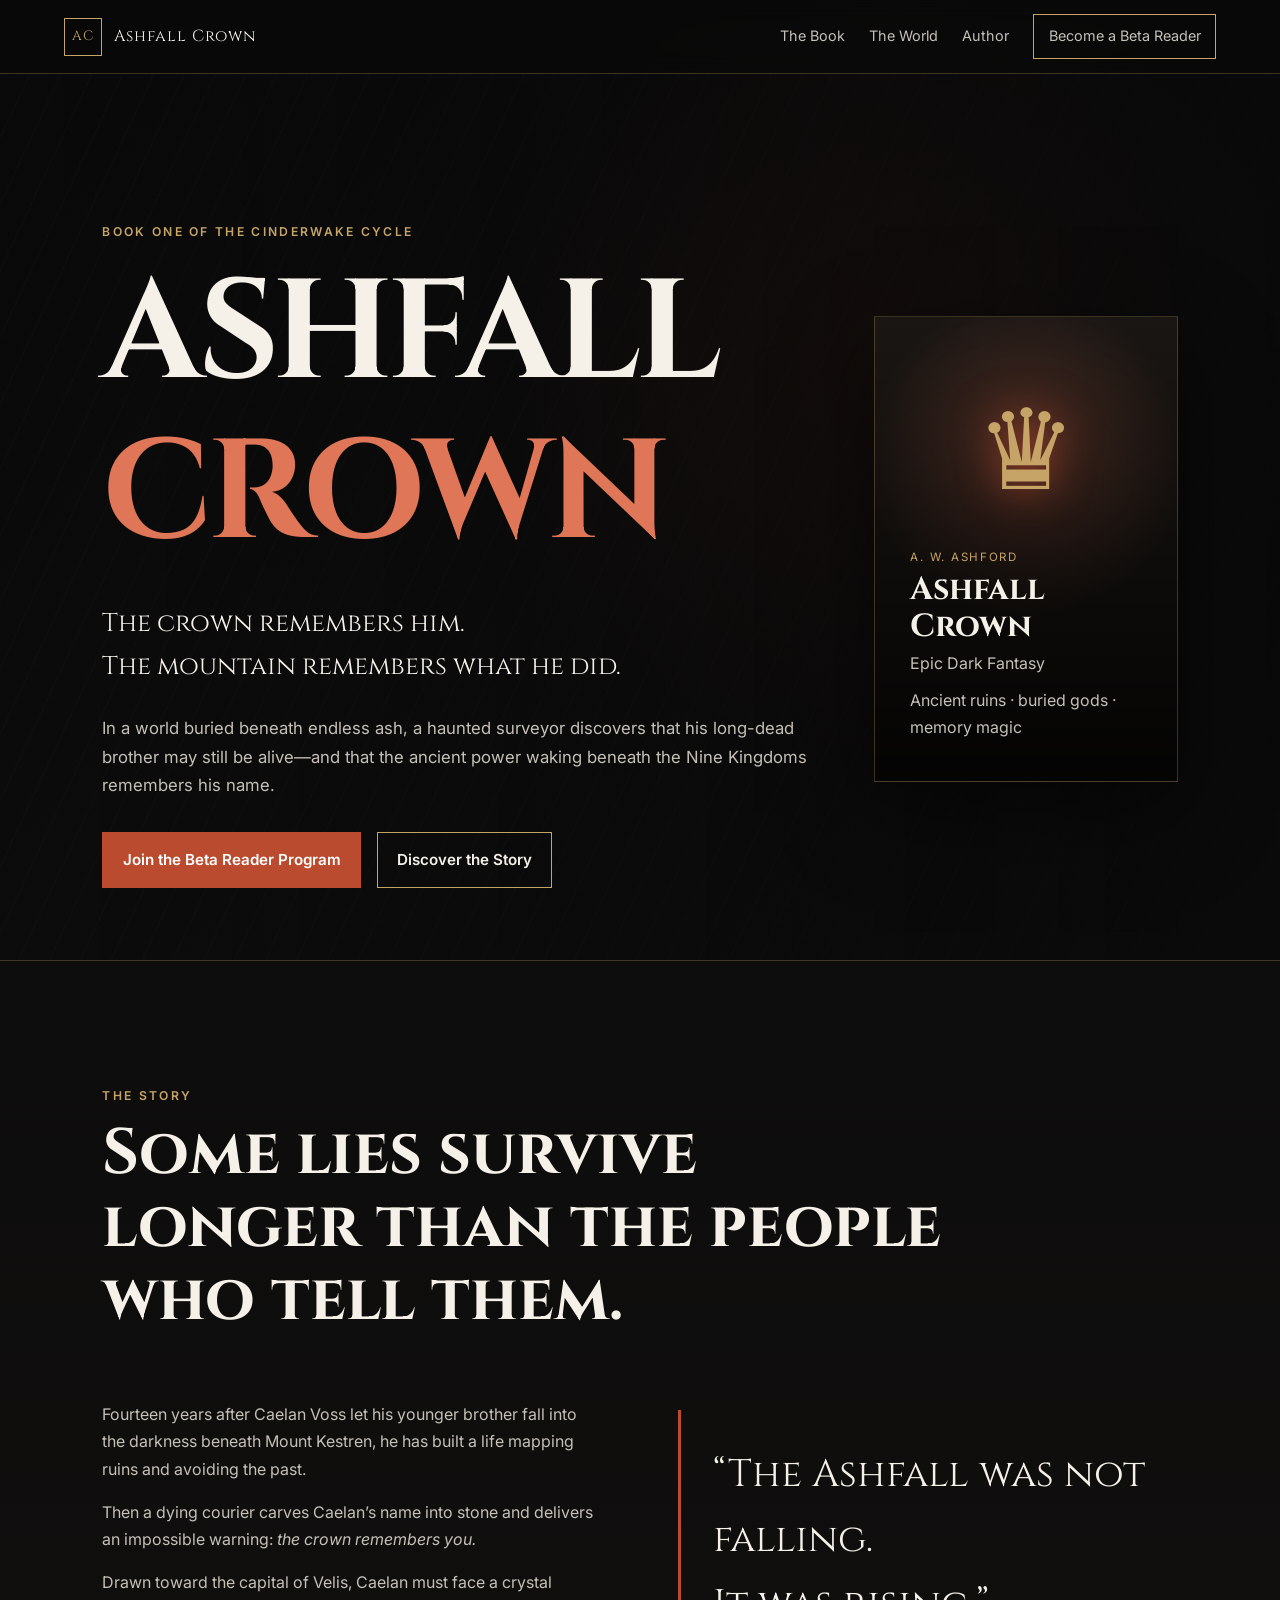
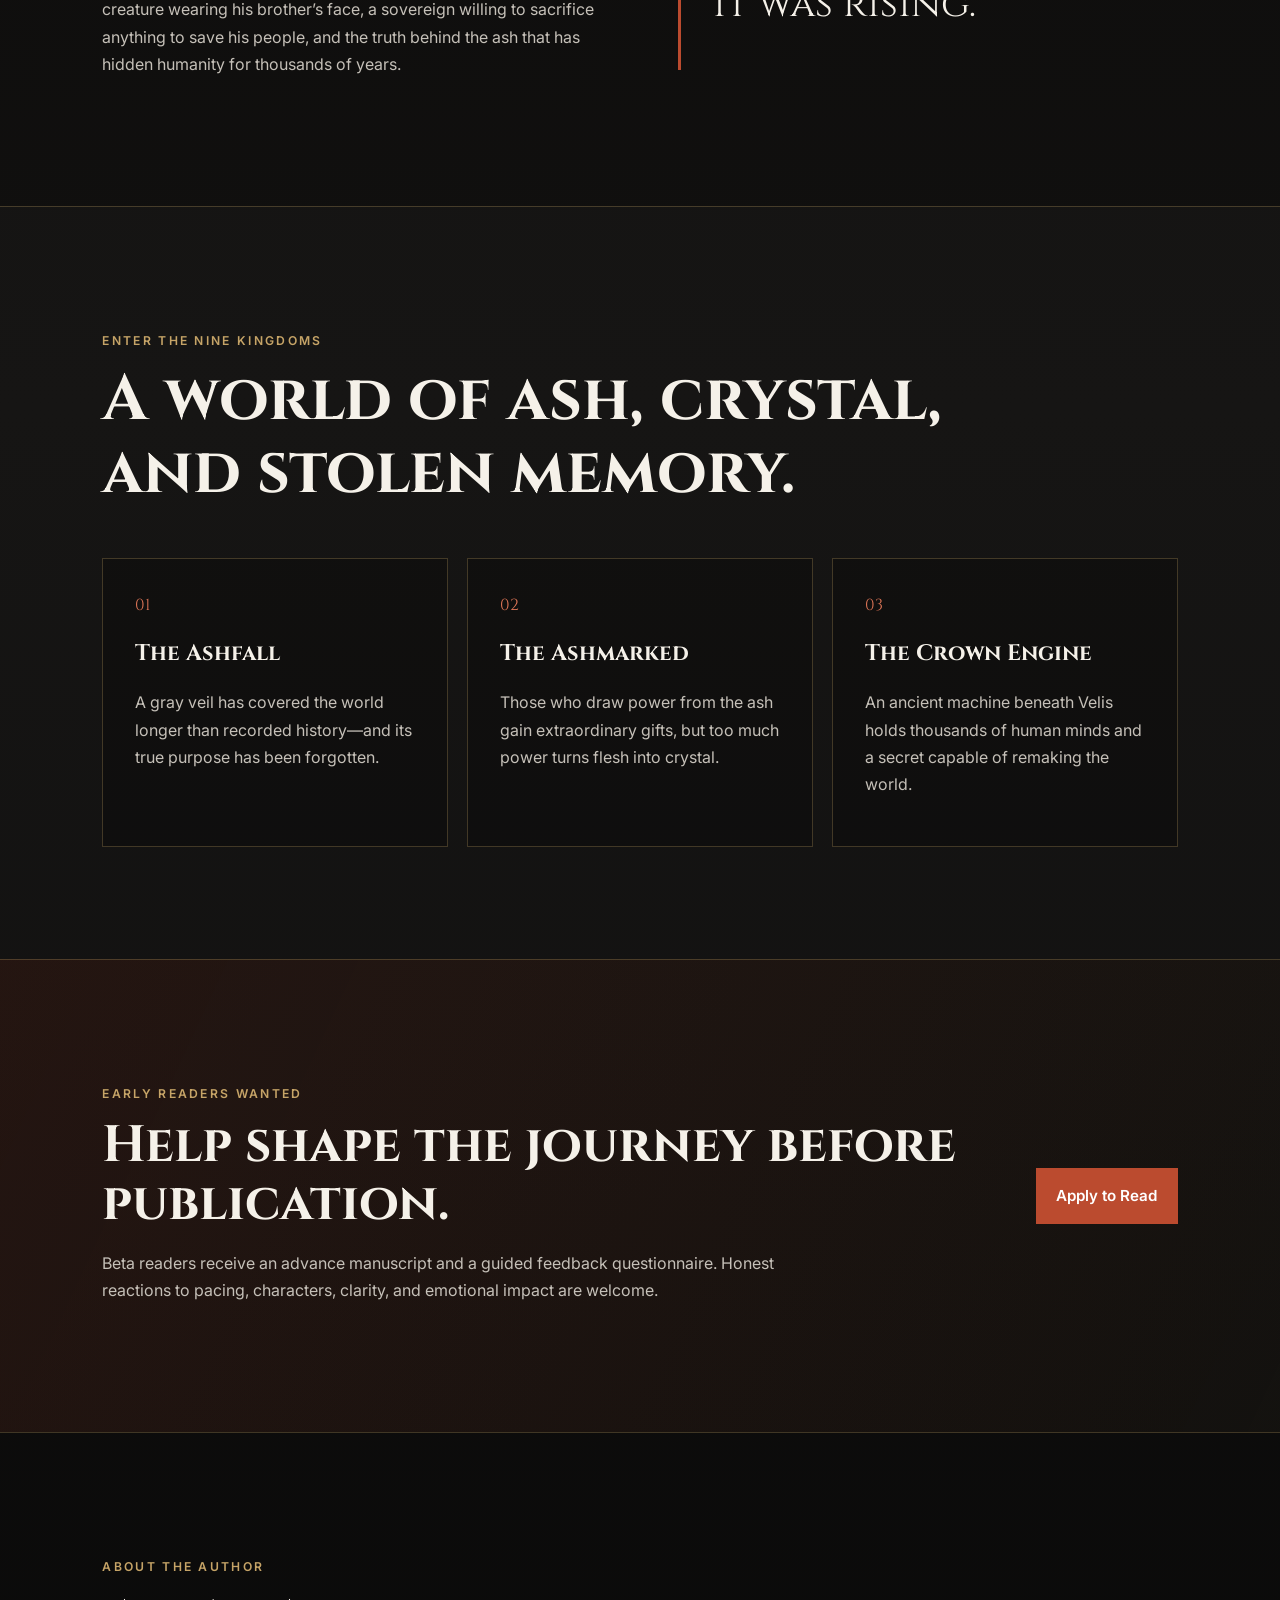
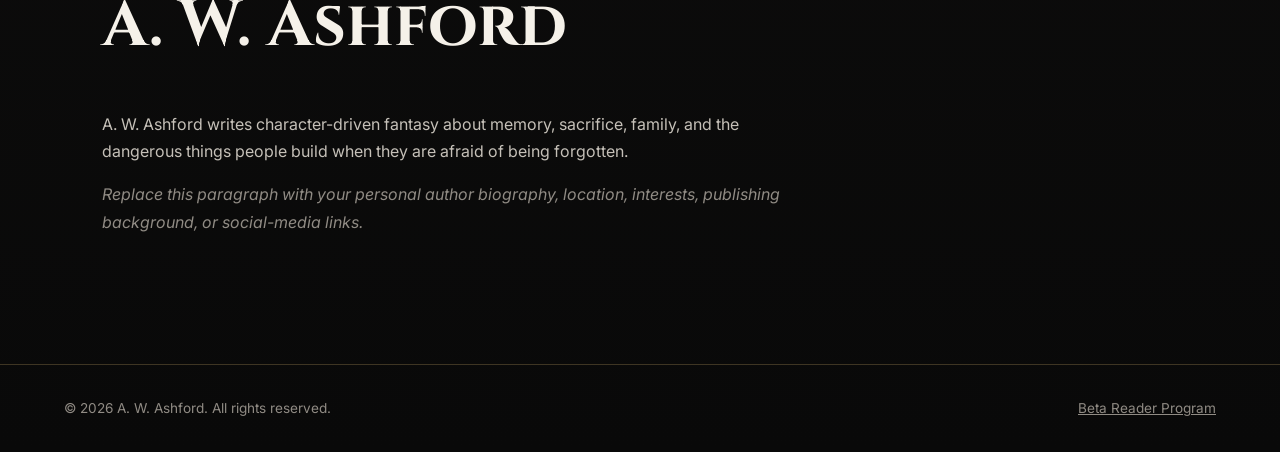
<file: index.html>
<!DOCTYPE html>
<html lang="en">
<head>
  <meta charset="UTF-8">
  <meta name="viewport" content="width=device-width, initial-scale=1.0">
  <meta name="description" content="Official website for Ashfall Crown, Book One of the Cinderwake Cycle by A. W. Ashford.">
  <title>Ashfall Crown | A. W. Ashford</title>
  <link rel="preconnect" href="https://fonts.googleapis.com">
  <link rel="preconnect" href="https://fonts.gstatic.com" crossorigin>
  <link href="https://fonts.googleapis.com/css2?family=Cinzel:wght@500;600;700&family=Inter:wght@400;500;600&display=swap" rel="stylesheet">
  <link rel="stylesheet" href="styles.css">
</head>
<body>
  <header class="site-header">
    <a class="brand" href="#top" aria-label="Ashfall Crown home">
      <span class="brand-mark">AC</span>
      <span>Ashfall Crown</span>
    </a>
    <button class="menu-toggle" aria-expanded="false" aria-controls="main-nav">Menu</button>
    <nav id="main-nav">
      <a href="#book">The Book</a>
      <a href="#world">The World</a>
      <a href="#author">Author</a>
      <a class="nav-cta" href="beta-reader.html">Become a Beta Reader</a>
    </nav>
  </header>

  <main id="top">
    <section class="hero">
      <div class="ash ash-one"></div>
      <div class="ash ash-two"></div>
      <div class="hero-content">
        <p class="eyebrow">Book One of the Cinderwake Cycle</p>
        <h1>Ashfall<br><span>Crown</span></h1>
        <p class="tagline">The crown remembers him.<br>The mountain remembers what he did.</p>
        <p class="hero-copy">
          In a world buried beneath endless ash, a haunted surveyor discovers that his
          long-dead brother may still be alive—and that the ancient power waking beneath
          the Nine Kingdoms remembers his name.
        </p>
        <div class="hero-actions">
          <a class="button primary" href="beta-reader.html">Join the Beta Reader Program</a>
          <a class="button secondary" href="#book">Discover the Story</a>
        </div>
      </div>
      <aside class="book-card" aria-label="Book information">
        <div class="crown-symbol">♛</div>
        <p class="small-title">A. W. Ashford</p>
        <h2>Ashfall Crown</h2>
        <p>Epic Dark Fantasy</p>
        <p>Ancient ruins · buried gods · memory magic</p>
      </aside>
    </section>

    <section class="section" id="book">
      <div class="section-heading">
        <p class="eyebrow">The Story</p>
        <h2>Some lies survive longer than the people who tell them.</h2>
      </div>
      <div class="two-column">
        <div>
          <p>
            Fourteen years after Caelan Voss let his younger brother fall into the darkness
            beneath Mount Kestren, he has built a life mapping ruins and avoiding the past.
          </p>
          <p>
            Then a dying courier carves Caelan’s name into stone and delivers an impossible
            warning: <em>the crown remembers you.</em>
          </p>
          <p>
            Drawn toward the capital of Velis, Caelan must face a crystal creature wearing
            his brother’s face, a sovereign willing to sacrifice anything to save his people,
            and the truth behind the ash that has hidden humanity for thousands of years.
          </p>
        </div>
        <blockquote>
          “The Ashfall was not falling.<br>It was rising.”
        </blockquote>
      </div>
    </section>

    <section class="section world-section" id="world">
      <div class="section-heading">
        <p class="eyebrow">Enter the Nine Kingdoms</p>
        <h2>A world of ash, crystal, and stolen memory.</h2>
      </div>
      <div class="feature-grid">
        <article>
          <span>01</span>
          <h3>The Ashfall</h3>
          <p>A gray veil has covered the world longer than recorded history—and its true purpose has been forgotten.</p>
        </article>
        <article>
          <span>02</span>
          <h3>The Ashmarked</h3>
          <p>Those who draw power from the ash gain extraordinary gifts, but too much power turns flesh into crystal.</p>
        </article>
        <article>
          <span>03</span>
          <h3>The Crown Engine</h3>
          <p>An ancient machine beneath Velis holds thousands of human minds and a secret capable of remaking the world.</p>
        </article>
      </div>
    </section>

    <section class="section beta-banner">
      <div>
        <p class="eyebrow">Early Readers Wanted</p>
        <h2>Help shape the journey before publication.</h2>
        <p>
          Beta readers receive an advance manuscript and a guided feedback questionnaire.
          Honest reactions to pacing, characters, clarity, and emotional impact are welcome.
        </p>
      </div>
      <a class="button primary" href="beta-reader.html">Apply to Read</a>
    </section>

    <section class="section" id="author">
      <div class="section-heading">
        <p class="eyebrow">About the Author</p>
        <h2>A. W. Ashford</h2>
      </div>
      <div class="author-copy">
        <p>
          A. W. Ashford writes character-driven fantasy about memory, sacrifice, family,
          and the dangerous things people build when they are afraid of being forgotten.
        </p>
        <p class="muted">
          Replace this paragraph with your personal author biography, location, interests,
          publishing background, or social-media links.
        </p>
      </div>
    </section>
  </main>

  <footer>
    <p>© <span id="year"></span> A. W. Ashford. All rights reserved.</p>
    <a href="beta-reader.html">Beta Reader Program</a>
  </footer>

  <script src="script.js"></script>
</body>
</html>
</file>
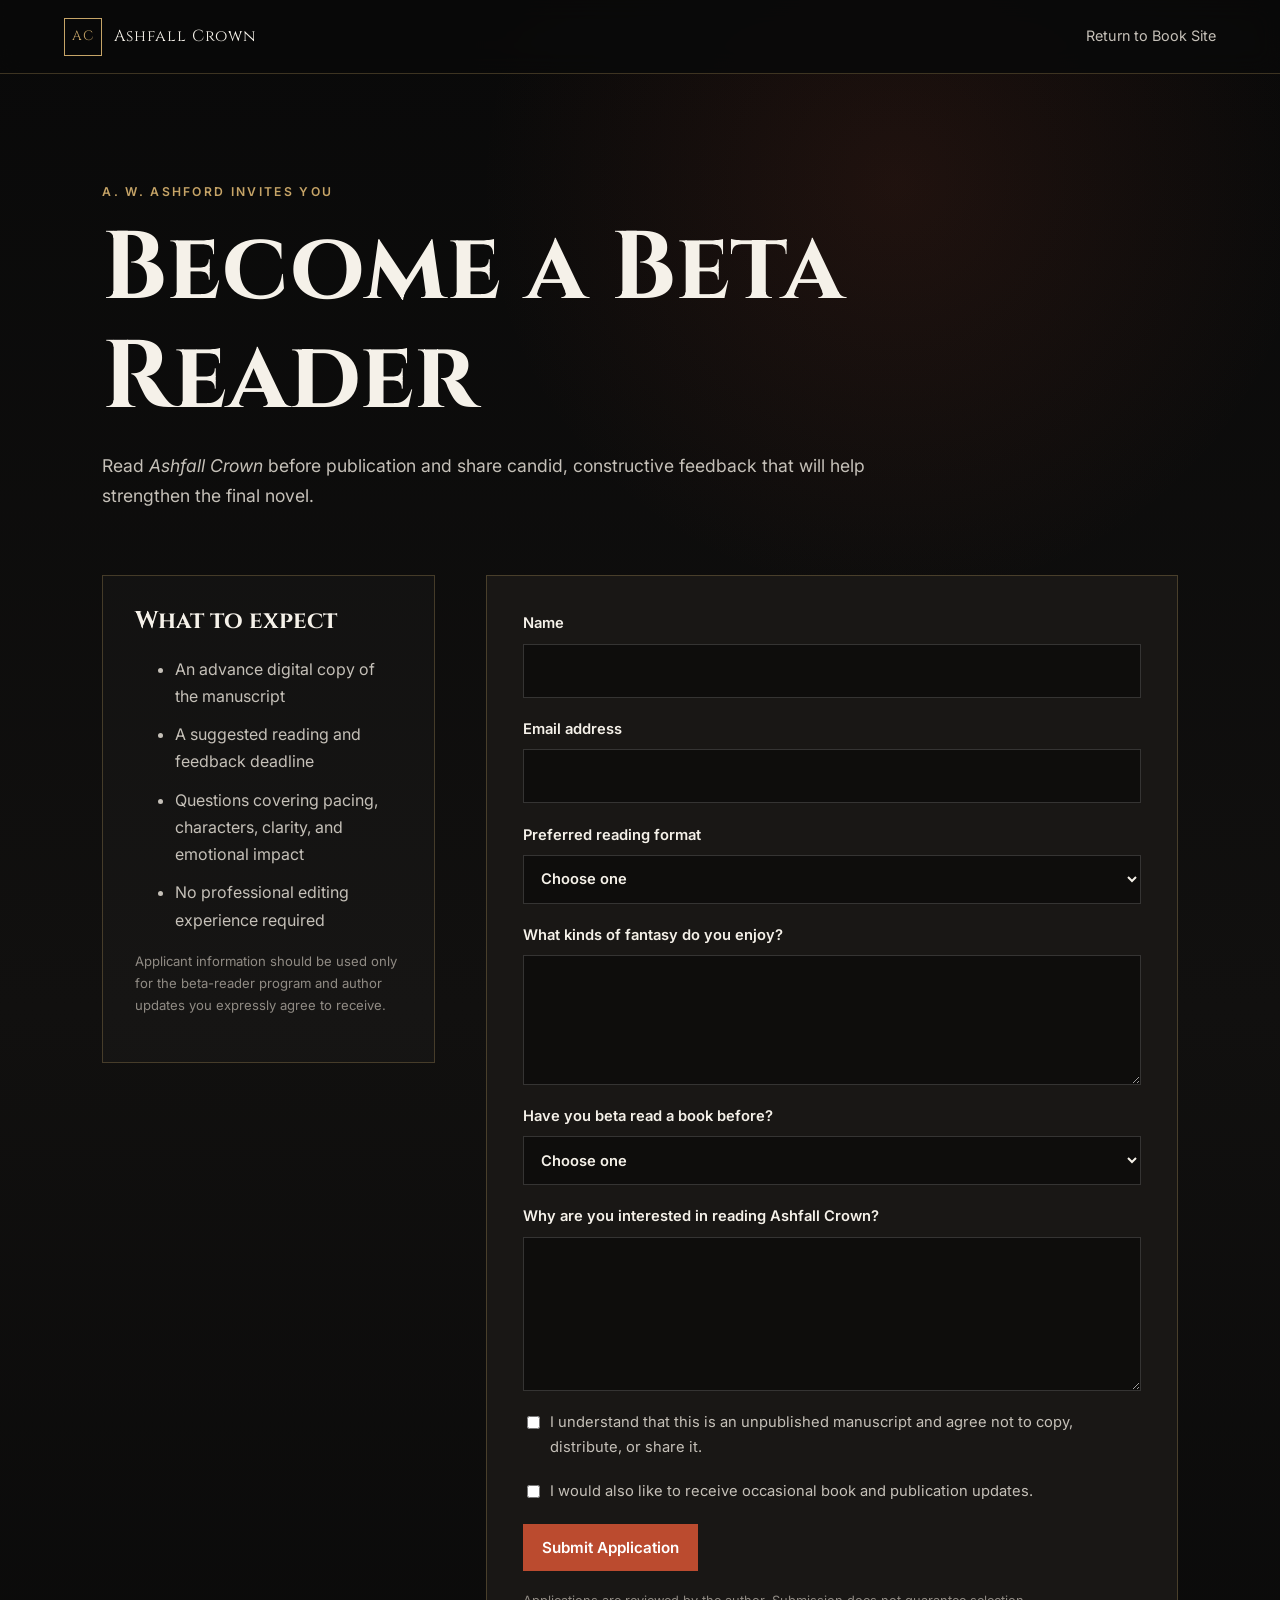
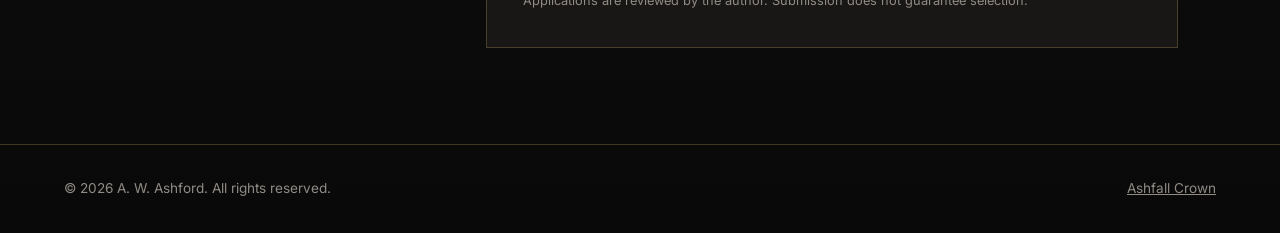
<file: beta-reader.html>
<!DOCTYPE html>
<html lang="en">
<head>
  <meta charset="UTF-8">
  <meta name="viewport" content="width=device-width, initial-scale=1.0">
  <meta name="description" content="Apply to become a beta reader for Ashfall Crown by A. W. Ashford.">
  <title>Beta Reader Program | Ashfall Crown</title>
  <link rel="preconnect" href="https://fonts.googleapis.com">
  <link rel="preconnect" href="https://fonts.gstatic.com" crossorigin>
  <link href="https://fonts.googleapis.com/css2?family=Cinzel:wght@500;600;700&family=Inter:wght@400;500;600&display=swap" rel="stylesheet">
  <link rel="stylesheet" href="styles.css">
</head>
<body>
  <header class="site-header">
    <a class="brand" href="index.html">
      <span class="brand-mark">AC</span>
      <span>Ashfall Crown</span>
    </a>
    <nav>
      <a href="index.html">Return to Book Site</a>
    </nav>
  </header>

  <main class="application-page">
    <section class="application-intro">
      <p class="eyebrow">A. W. Ashford Invites You</p>
      <h1>Become a Beta Reader</h1>
      <p>
        Read <em>Ashfall Crown</em> before publication and share candid, constructive
        feedback that will help strengthen the final novel.
      </p>
    </section>

    <section class="application-layout">
      <aside class="expectations">
        <h2>What to expect</h2>
        <ul>
          <li>An advance digital copy of the manuscript</li>
          <li>A suggested reading and feedback deadline</li>
          <li>Questions covering pacing, characters, clarity, and emotional impact</li>
          <li>No professional editing experience required</li>
        </ul>
        <p class="privacy-note">
          Applicant information should be used only for the beta-reader program and
          author updates you expressly agree to receive.
        </p>
      </aside>

      <!--
        FORM SETUP:
        Replace "https://formspree.io/f/YOUR_FORM_ID" with your live Formspree endpoint.
        Instructions are included in README.txt.
      -->
      <form class="application-form" action="https://formspree.io/f/YOUR_FORM_ID" method="POST">
        <label>
          Name
          <input type="text" name="name" required autocomplete="name">
        </label>

        <label>
          Email address
          <input type="email" name="email" required autocomplete="email">
        </label>

        <label>
          Preferred reading format
          <select name="format" required>
            <option value="">Choose one</option>
            <option>PDF</option>
            <option>EPUB</option>
            <option>Microsoft Word</option>
            <option>No preference</option>
          </select>
        </label>

        <label>
          What kinds of fantasy do you enjoy?
          <textarea name="fantasy_preferences" rows="4" required></textarea>
        </label>

        <label>
          Have you beta read a book before?
          <select name="experience" required>
            <option value="">Choose one</option>
            <option>Yes</option>
            <option>No</option>
          </select>
        </label>

        <label>
          Why are you interested in reading Ashfall Crown?
          <textarea name="interest" rows="5" required></textarea>
        </label>

        <label class="checkbox">
          <input type="checkbox" name="commitment" required>
          <span>I understand that this is an unpublished manuscript and agree not to copy, distribute, or share it.</span>
        </label>

        <label class="checkbox">
          <input type="checkbox" name="updates">
          <span>I would also like to receive occasional book and publication updates.</span>
        </label>

        <input type="hidden" name="_subject" value="New Ashfall Crown Beta Reader Application">
        <button class="button primary submit-button" type="submit">Submit Application</button>
        <p class="form-note">Applications are reviewed by the author. Submission does not guarantee selection.</p>
      </form>
    </section>
  </main>

  <footer>
    <p>© <span id="year"></span> A. W. Ashford. All rights reserved.</p>
    <a href="index.html">Ashfall Crown</a>
  </footer>

  <script src="script.js"></script>
</body>
</html>
</file>
<file: styles.css>
:root {
  --black: #090909;
  --charcoal: #121212;
  --panel: #191715;
  --ash: #c5c0b8;
  --muted: #908b84;
  --ember: #bb4b2f;
  --ember-light: #df7657;
  --gold: #c6a467;
  --line: rgba(198, 164, 103, 0.28);
  --white: #f5f1e9;
}

* { box-sizing: border-box; }
html { scroll-behavior: smooth; }

body {
  margin: 0;
  background:
    radial-gradient(circle at 70% 10%, rgba(187,75,47,.12), transparent 26rem),
    linear-gradient(180deg, #090909 0%, #11100f 55%, #090909 100%);
  color: var(--ash);
  font-family: "Inter", sans-serif;
  line-height: 1.7;
}

a { color: inherit; }
h1, h2, h3, .brand { font-family: "Cinzel", serif; }
h1, h2, h3 { color: var(--white); line-height: 1.14; }
p { max-width: 70ch; }

.site-header {
  position: sticky;
  top: 0;
  z-index: 20;
  display: flex;
  justify-content: space-between;
  align-items: center;
  min-height: 74px;
  padding: 0 5vw;
  background: rgba(9, 9, 9, .9);
  border-bottom: 1px solid var(--line);
  backdrop-filter: blur(12px);
}

.brand {
  display: flex;
  align-items: center;
  gap: .75rem;
  color: var(--white);
  text-decoration: none;
  letter-spacing: .06em;
}

.brand-mark {
  display: grid;
  place-items: center;
  width: 38px;
  height: 38px;
  border: 1px solid var(--gold);
  color: var(--gold);
  font-size: .85rem;
}

nav { display: flex; align-items: center; gap: 1.5rem; }
nav a { color: var(--ash); text-decoration: none; font-size: .9rem; }
nav a:hover { color: var(--white); }
.nav-cta { border: 1px solid var(--gold); padding: .55rem .9rem; }
.menu-toggle { display: none; }

.hero {
  min-height: calc(100vh - 74px);
  display: grid;
  grid-template-columns: minmax(0, 1.4fr) minmax(270px, .6fr);
  gap: 5vw;
  align-items: center;
  padding: 8vh 8vw;
  position: relative;
  overflow: hidden;
}

.hero::before {
  content: "";
  position: absolute;
  inset: 0;
  background:
    linear-gradient(90deg, rgba(9,9,9,.25), rgba(9,9,9,.78)),
    repeating-linear-gradient(115deg, transparent 0 26px, rgba(255,255,255,.015) 27px 28px);
  pointer-events: none;
}

.hero-content, .book-card { position: relative; z-index: 2; }

.eyebrow {
  color: var(--gold);
  text-transform: uppercase;
  letter-spacing: .19em;
  font-size: .76rem;
  font-weight: 600;
}

.hero h1 {
  margin: .35rem 0 1rem;
  font-size: clamp(4rem, 11vw, 9rem);
  text-transform: uppercase;
  letter-spacing: -.04em;
}

.hero h1 span { color: var(--ember-light); }
.tagline { color: var(--white); font-family: "Cinzel", serif; font-size: clamp(1.2rem, 2vw, 1.75rem); }
.hero-copy { font-size: 1.05rem; }
.hero-actions { display: flex; flex-wrap: wrap; gap: 1rem; margin-top: 2rem; }

.button {
  display: inline-block;
  padding: .9rem 1.2rem;
  border: 1px solid transparent;
  font-weight: 600;
  text-decoration: none;
  cursor: pointer;
  font-family: inherit;
  font-size: .95rem;
}

.primary { background: var(--ember); color: #fff; }
.primary:hover { background: var(--ember-light); }
.secondary { border-color: var(--gold); color: var(--white); }
.secondary:hover { background: rgba(198,164,103,.1); }

.book-card {
  min-height: 420px;
  display: flex;
  flex-direction: column;
  justify-content: flex-end;
  padding: 2.2rem;
  border: 1px solid var(--line);
  background:
    linear-gradient(180deg, rgba(0,0,0,.12), rgba(0,0,0,.86)),
    radial-gradient(circle at 50% 30%, rgba(223,118,87,.35), transparent 10rem),
    #1d1916;
  box-shadow: 0 30px 80px rgba(0,0,0,.5);
}

.book-card h2 { margin: 0; font-size: 2rem; }
.book-card p { margin: .3rem 0; }
.small-title { color: var(--gold); text-transform: uppercase; letter-spacing: .15em; font-size: .72rem; }
.crown-symbol { margin: auto; color: var(--gold); font-size: 7rem; text-shadow: 0 0 40px rgba(187,75,47,.75); }

.section { padding: 7rem 8vw; border-top: 1px solid var(--line); }
.section-heading { max-width: 850px; margin-bottom: 3rem; }
.section-heading h2 { font-size: clamp(2rem, 5vw, 4rem); margin: .4rem 0; }
.two-column { display: grid; grid-template-columns: 1fr 1fr; gap: 6vw; }
blockquote {
  margin: 0;
  padding: 2rem;
  border-left: 3px solid var(--ember);
  color: var(--white);
  font-family: "Cinzel", serif;
  font-size: clamp(1.6rem, 3vw, 2.7rem);
  align-self: center;
}

.world-section { background: rgba(255,255,255,.018); }
.feature-grid { display: grid; grid-template-columns: repeat(3, 1fr); gap: 1.2rem; }
.feature-grid article { padding: 2rem; border: 1px solid var(--line); background: rgba(0,0,0,.25); }
.feature-grid span { color: var(--ember-light); font-family: "Cinzel", serif; }
.feature-grid h3 { font-size: 1.4rem; }

.beta-banner {
  display: grid;
  grid-template-columns: 1fr auto;
  align-items: center;
  gap: 3rem;
  background: linear-gradient(115deg, rgba(187,75,47,.13), rgba(198,164,103,.04));
}
.beta-banner h2 { font-size: clamp(2rem, 4vw, 3.5rem); margin: .5rem 0; }
.author-copy { max-width: 760px; }
.muted { color: var(--muted); font-style: italic; }

footer {
  display: flex;
  justify-content: space-between;
  gap: 1rem;
  padding: 2rem 5vw;
  border-top: 1px solid var(--line);
  color: var(--muted);
  font-size: .85rem;
}
footer p { margin: 0; }

.application-page { padding: 6rem 8vw; min-height: 80vh; }
.application-intro { max-width: 820px; margin-bottom: 4rem; }
.application-intro h1 { font-size: clamp(3rem, 8vw, 6rem); margin: .4rem 0 1rem; }
.application-intro > p:last-child { font-size: 1.1rem; }
.application-layout { display: grid; grid-template-columns: .65fr 1.35fr; gap: 4vw; align-items: start; }
.expectations { padding: 2rem; border: 1px solid var(--line); background: rgba(255,255,255,.02); }
.expectations h2 { margin-top: 0; }
.expectations li { margin-bottom: .7rem; }
.privacy-note { font-size: .82rem; color: var(--muted); }

.application-form {
  display: grid;
  gap: 1.2rem;
  padding: 2.2rem;
  border: 1px solid var(--line);
  background: var(--panel);
}
.application-form label { display: grid; gap: .45rem; color: var(--white); font-size: .92rem; font-weight: 600; }
.application-form input,
.application-form select,
.application-form textarea {
  width: 100%;
  border: 1px solid rgba(255,255,255,.16);
  background: #0e0d0c;
  color: var(--white);
  padding: .85rem;
  font: inherit;
}
.application-form input:focus,
.application-form select:focus,
.application-form textarea:focus { outline: 2px solid var(--gold); outline-offset: 1px; }
.checkbox { grid-template-columns: auto 1fr !important; align-items: start; font-weight: 400 !important; color: var(--ash) !important; }
.checkbox input { width: auto; margin-top: .35rem; }
.submit-button { border: 0; justify-self: start; }
.form-note { margin: 0; font-size: .8rem; color: var(--muted); }

@media (max-width: 800px) {
  .menu-toggle {
    display: block;
    background: transparent;
    border: 1px solid var(--line);
    color: var(--white);
    padding: .5rem .75rem;
  }
  .site-header nav {
    display: none;
    position: absolute;
    top: 74px;
    left: 0;
    right: 0;
    flex-direction: column;
    align-items: stretch;
    padding: 1rem 5vw 1.5rem;
    background: #090909;
    border-bottom: 1px solid var(--line);
  }
  .site-header nav.open { display: flex; }
  .hero { grid-template-columns: 1fr; padding-top: 4rem; }
  .book-card { min-height: 340px; }
  .two-column, .feature-grid, .beta-banner, .application-layout { grid-template-columns: 1fr; }
  .beta-banner .button { justify-self: start; }
}

@media (max-width: 520px) {
  .hero, .section, .application-page { padding-left: 1.25rem; padding-right: 1.25rem; }
  .hero-actions { flex-direction: column; align-items: stretch; }
  .button { text-align: center; }
  footer { flex-direction: column; }
}
</file>
